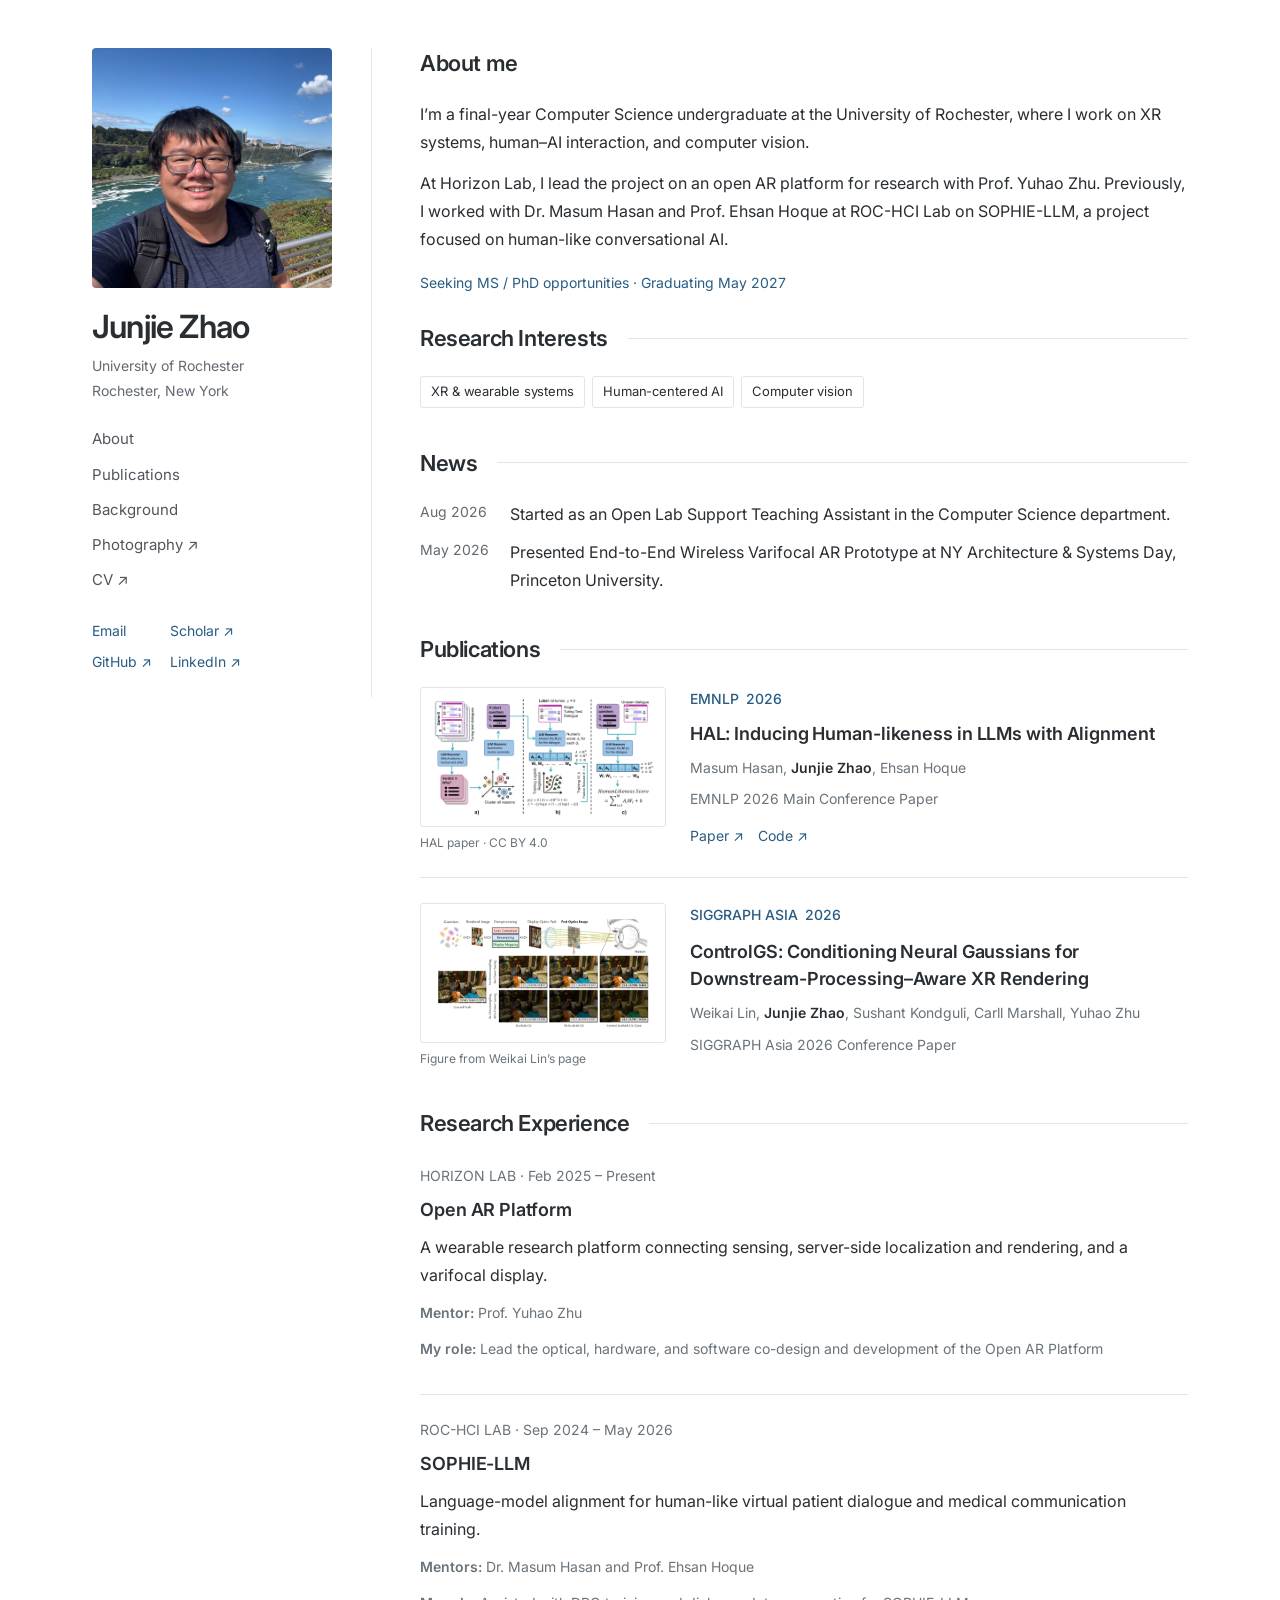
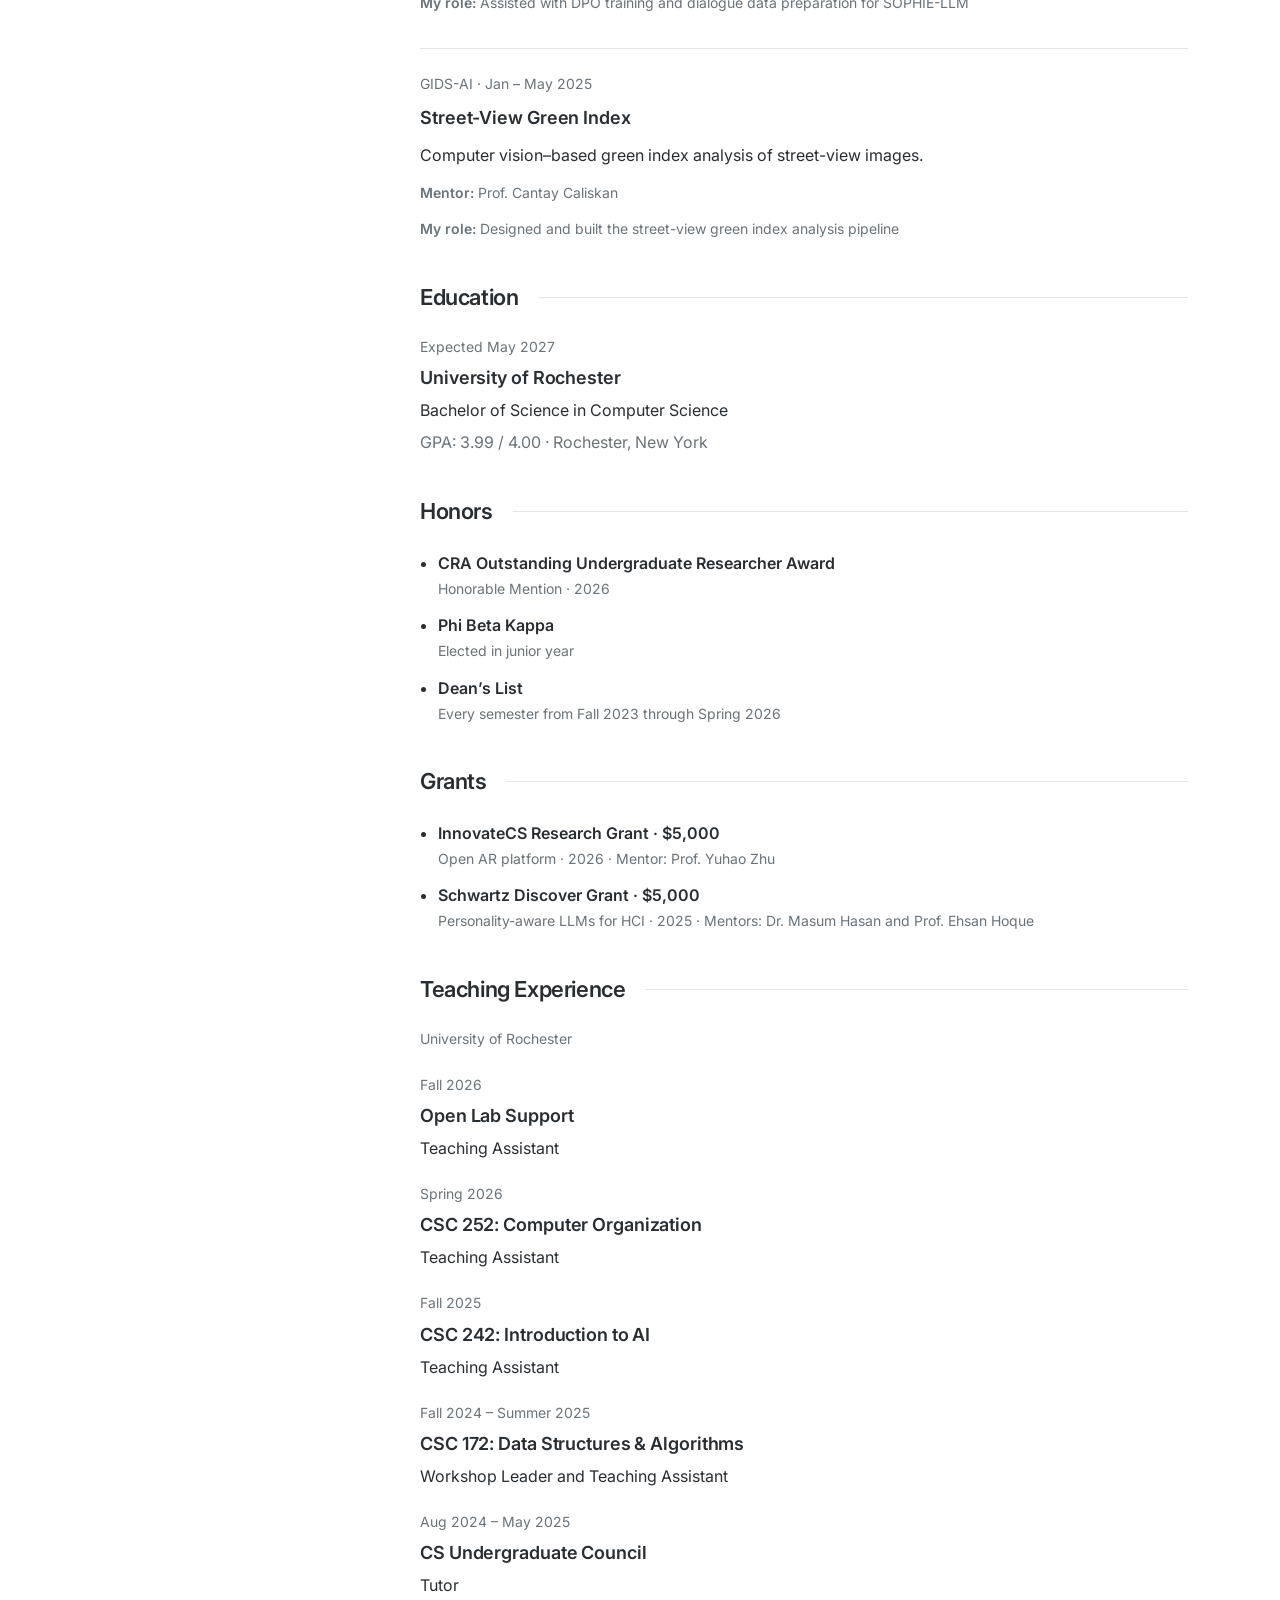
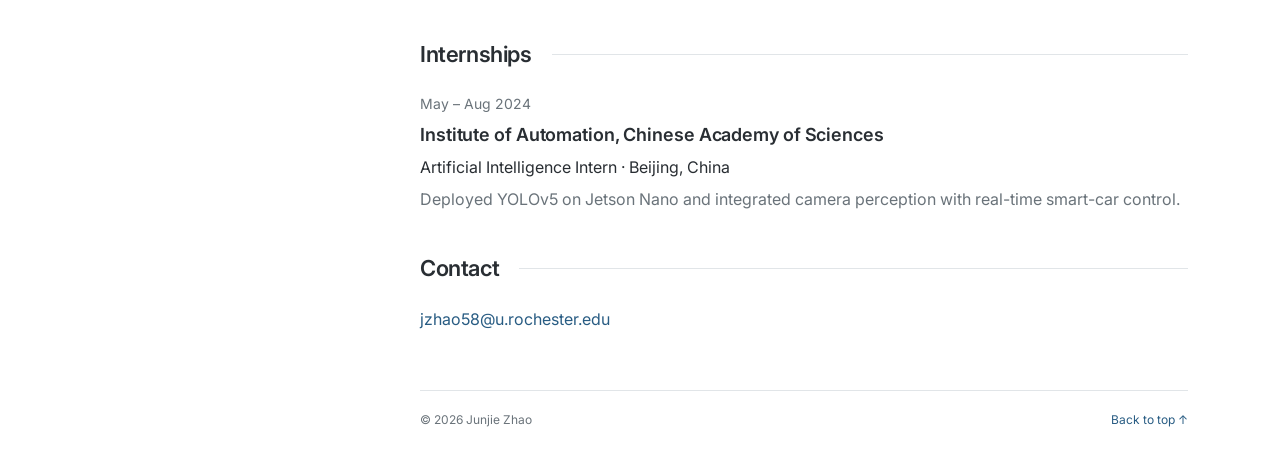
<file: index.html>
<!doctype html><html lang="en"><head><meta charset="utf-8"><script src="assets/js/page-start.js?v=about-start"></script><meta name="viewport" content="width=device-width,initial-scale=1"><title>Junjie Zhao | Computer Science</title><meta name="description" content="Junjie Zhao, Computer Science undergraduate at the University of Rochester. Research in XR systems, human–AI interaction, and computer vision."><link rel="icon" type="image/x-icon" sizes="16x16 32x32 48x48" href="favicon.ico?v=roof-1"><link rel="icon" type="image/png" sizes="32x32" href="assets/images/roof-icon-32.png?v=roof-1"><link rel="apple-touch-icon" sizes="180x180" href="assets/images/apple-touch-icon.png?v=roof-1"><link rel="preconnect" href="https://fonts.googleapis.com"><link rel="preconnect" href="https://fonts.gstatic.com" crossorigin><link href="https://fonts.googleapis.com/css2?family=Inter:wght@400;500;600&amp;display=swap" rel="stylesheet"><link rel="stylesheet" href="assets/css/style.css?v=type-and-dates"><script src="assets/js/sidebar.js?v=stable-sidebar" defer></script></head><body><a class="skip-link" href="#main">Skip to content</a><div class="page"><main id="main" class="scholar-layout">
<aside class="identity" aria-label="Profile">
 <a class="identity-image" href="#about"><img src="assets/images/junjie-zhao.jpg" alt="Junjie Zhao" width="240" height="240"></a>
 <h1>Junjie Zhao</h1>
 <p class="identity-place">University of Rochester<br>Rochester, New York</p>
 <nav class="rail-navigation" aria-label="Page sections">
   <a href="#about">About</a>
   <a href="#publications">Publications</a>
   <a href="#research-experience">Background</a>
   <a href="photography.html">Photography ↗</a>
   <a href="assets/Junjie-Zhao-CV.pdf" target="_blank" rel="noopener noreferrer">CV ↗</a>
 </nav>
 <div class="identity-contact"><a href="mailto:jzhao58@u.rochester.edu">Email</a><a href="https://scholar.google.com/citations?user=uCZuYrAAAAAJ" aria-label="Google Scholar profile">Scholar ↗</a><a href="https://github.com/Junjie31415926">GitHub ↗</a><a href="https://www.linkedin.com/in/junjie-zhao-53808228b/">LinkedIn ↗</a></div>
</aside><div class="scholar-content"><div class="intro" id="about"><h2>About me</h2><p>I’m a final-year Computer Science undergraduate at the University of Rochester, where I work on XR systems, human–AI interaction, and computer vision.</p><p>At Horizon Lab, I lead the project on an open AR platform for research with Prof. Yuhao Zhu. Previously, I worked with Dr. Masum Hasan and Prof. Ehsan Hoque at ROC-HCI Lab on SOPHIE-LLM, a project focused on human-like conversational AI.</p><p class="application">Seeking MS / PhD opportunities · Graduating May 2027</p></div><section id="research" aria-labelledby="research-heading">
          <div class="section-heading"><h2 id="research-heading">Research Interests</h2></div>
          <div class="interests">
            <article><h3>XR &amp; wearable systems</h3><p>End-to-end AR platforms, sensing and rendering pipelines, and optical system design.</p></article>
            <article><h3>Human-centered AI</h3><p>Human–AI interaction, conversational behavior, and interpretable language-model alignment.</p></article>
            <article><h3>Computer vision</h3><p>Scene understanding, depth-aware image analysis, and perception in real-world systems.</p></article>
          </div>
        </section><section id="news" aria-labelledby="news-heading">
          <div class="section-heading"><h2 id="news-heading">News</h2><span class="muted section-meta">Recent highlights</span></div>
          <ul class="news-list">
            <li><time datetime="2026-08">Aug 2026</time><p>Started as an Open Lab Support Teaching Assistant in the Computer Science department.</p></li>
            <li><time datetime="2026-05">May 2026</time><p>Presented End-to-End Wireless Varifocal AR Prototype at NY Architecture &amp; Systems Day, Princeton University.</p></li>
          </ul>
        </section><section id="publications" aria-labelledby="publications-heading">
          <div class="section-heading"><h2 id="publications-heading">Publications</h2></div>
          <p class="section-caption">Conference papers</p>
          <div class="publication-list">
            <article class="publication" id="pub-hal"><figure class="paper-figure"><a href="https://arxiv.org/html/2601.02813v1"><img src="assets/images/hal.png" alt="HAL pipeline: interpreting dialogue traits and computing a human-likeness score" width="640" height="360" loading="lazy"></a><figcaption><a href="https://arxiv.org/html/2601.02813v1">HAL paper · CC BY 4.0</a></figcaption></figure>
              <div class="pub-meta"><span class="venue">EMNLP</span><span>2026</span></div>
              <div class="pub-content">
                <h3><a href="https://arxiv.org/abs/2601.02813" target="_blank" rel="noopener noreferrer">HAL: Inducing Human-likeness in LLMs with Alignment</a></h3>
                <p class="authors">Masum Hasan, <strong>Junjie Zhao</strong>, Ehsan Hoque</p>
                <p class="pub-summary">EMNLP 2026 Main Conference Paper</p>
                <div class="paper-details">
                  <a href="https://arxiv.org/abs/2601.02813" target="_blank" rel="noopener noreferrer">Paper ↗</a><a href="https://github.com/ROC-HCI/hal">Code ↗</a>
                  
                </div>
              </div>
            </article>
            <article class="publication" id="pub-controlgs"><figure class="paper-figure"><a href="https://linwk20.github.io/"><img src="assets/images/controlgs.png" alt="ControlGS rendering pipeline and visual comparisons through display optics" width="640" height="360" loading="lazy"></a><figcaption><a href="https://linwk20.github.io/">Figure from Weikai Lin’s page</a></figcaption></figure>
              <div class="pub-meta"><span class="venue">SIGGRAPH ASIA</span><span>2026</span></div>
              <div class="pub-content">
                <h3>ControlGS: Conditioning Neural Gaussians for Downstream-Processing–Aware XR Rendering</h3>
                <p class="authors">Weikai Lin, <strong>Junjie Zhao</strong>, Sushant Kondguli, Carll Marshall, Yuhao Zhu</p>
                <p class="pub-summary">SIGGRAPH Asia 2026 Conference Paper</p>
                
              </div>
            </article>
          </div>
        </section><section id="research-experience" aria-labelledby="research-experience-heading">
          <div class="section-heading"><h2 id="research-experience-heading">Research Experience</h2></div>
          <div class="projects-grid">
            <article class="project project-featured" id="project-ar">
              <div class="project-top"><span class="small-label">HORIZON LAB · Feb 2025 – Present</span></div>
              <h3>Open AR Platform</h3>
              <p>A wearable research platform connecting sensing, server-side localization and rendering, and a varifocal display.</p>
              <p class="project-role"><strong>Mentor:</strong> Prof. Yuhao Zhu</p>
              <p class="project-role"><strong>My role:</strong> Lead the optical, hardware, and software co-design and development of the Open AR Platform</p>
            </article>
            <article class="project" id="project-hal">
              <div class="project-top"><span class="small-label">ROC-HCI LAB · Sep 2024 – May 2026</span></div>
              <h3>SOPHIE-LLM</h3>
              <p>Language-model alignment for human-like virtual patient dialogue and medical communication training.</p>
              <p class="project-role"><strong>Mentors:</strong> Dr. Masum Hasan and Prof. Ehsan Hoque</p>
              <p class="project-role"><strong>My role:</strong> Assisted with DPO training and dialogue data preparation for SOPHIE-LLM</p>
            </article>
            <article class="project" id="project-devise">
              <div class="project-top"><span class="small-label">GIDS-AI · Jan – May 2025</span></div>
              <h3>Street-View Green Index</h3>
              <p>Computer vision–based green index analysis of street-view images.</p>
              <p class="project-role"><strong>Mentor:</strong> Prof. Cantay Caliskan</p>
              <p class="project-role"><strong>My role:</strong> Designed and built the street-view green index analysis pipeline</p>
            </article>
          </div>
        </section><section id="education" aria-labelledby="education-heading">
          <div class="section-heading"><h2 id="education-heading">Education</h2></div>
          <div class="education-row"><div><p class="entry-meta">Expected May 2027</p><h3>University of Rochester</h3><p>Bachelor of Science in Computer Science</p><p class="muted">GPA: 3.99 / 4.00 · Rochester, New York</p></div></div>
        </section>
        <section id="honors" aria-labelledby="honors-heading">
          <div class="section-heading"><h2 id="honors-heading">Honors</h2></div>
          <ul class="recognition-list"><li><strong>CRA Outstanding Undergraduate Researcher Award</strong><span>Honorable Mention · 2026</span></li><li><strong>Phi Beta Kappa</strong><span>Elected in junior year</span></li><li><strong>Dean’s List</strong><span>Every semester from Fall 2023 through Spring 2026</span></li></ul>
        </section>
        <section id="grants" aria-labelledby="grants-heading">
          <div class="section-heading"><h2 id="grants-heading">Grants</h2></div>
          <ul class="recognition-list"><li><strong>InnovateCS Research Grant · $5,000</strong><span>Open AR platform · 2026 · Mentor: Prof. Yuhao Zhu</span></li><li><strong>Schwartz Discover Grant · $5,000</strong><span>Personality-aware LLMs for HCI · 2025 · Mentors: Dr. Masum Hasan and Prof. Ehsan Hoque</span></li></ul>
        </section><section id="teaching-experience" aria-labelledby="teaching-experience-heading">
          <div class="section-heading"><h2 id="teaching-experience-heading">Teaching Experience</h2></div>
          <p class="experience-institution">University of Rochester</p>
          <div class="education-row"><div><p class="entry-meta">Fall 2026</p><h3>Open Lab Support</h3><p>Teaching Assistant</p></div></div>
          <div class="education-row"><div><p class="entry-meta">Spring 2026</p><h3>CSC 252: Computer Organization</h3><p>Teaching Assistant</p></div></div>
          <div class="education-row"><div><p class="entry-meta">Fall 2025</p><h3>CSC 242: Introduction to AI</h3><p>Teaching Assistant</p></div></div>
          <div class="education-row"><div><p class="entry-meta">Fall 2024 – Summer 2025</p><h3>CSC 172: Data Structures &amp; Algorithms</h3><p>Workshop Leader and Teaching Assistant</p></div></div>
          <div class="education-row"><div><p class="entry-meta">Aug 2024 – May 2025</p><h3>CS Undergraduate Council</h3><p>Tutor</p></div></div>
        </section>
        <section id="internships" aria-labelledby="internships-heading">
          <div class="section-heading"><h2 id="internships-heading">Internships</h2></div>
          <div class="education-row"><div><p class="entry-meta">May – Aug 2024</p><h3>Institute of Automation, Chinese Academy of Sciences</h3><p>Artificial Intelligence Intern · Beijing, China</p><p class="muted">Deployed YOLOv5 on Jetson Nano and integrated camera perception with real-time smart-car control.</p></div></div>
        </section><section id="contact" aria-labelledby="contact-heading">
          <div class="section-heading"><h2 id="contact-heading">Contact</h2></div>
          <div class="contact-actions"><a class="email-link" href="mailto:jzhao58@u.rochester.edu">jzhao58@u.rochester.edu</a></div>
        </section></div></main><footer><span>© 2026 Junjie Zhao</span><a href="#about">Back to top ↑</a></footer></div></body></html>
</file>
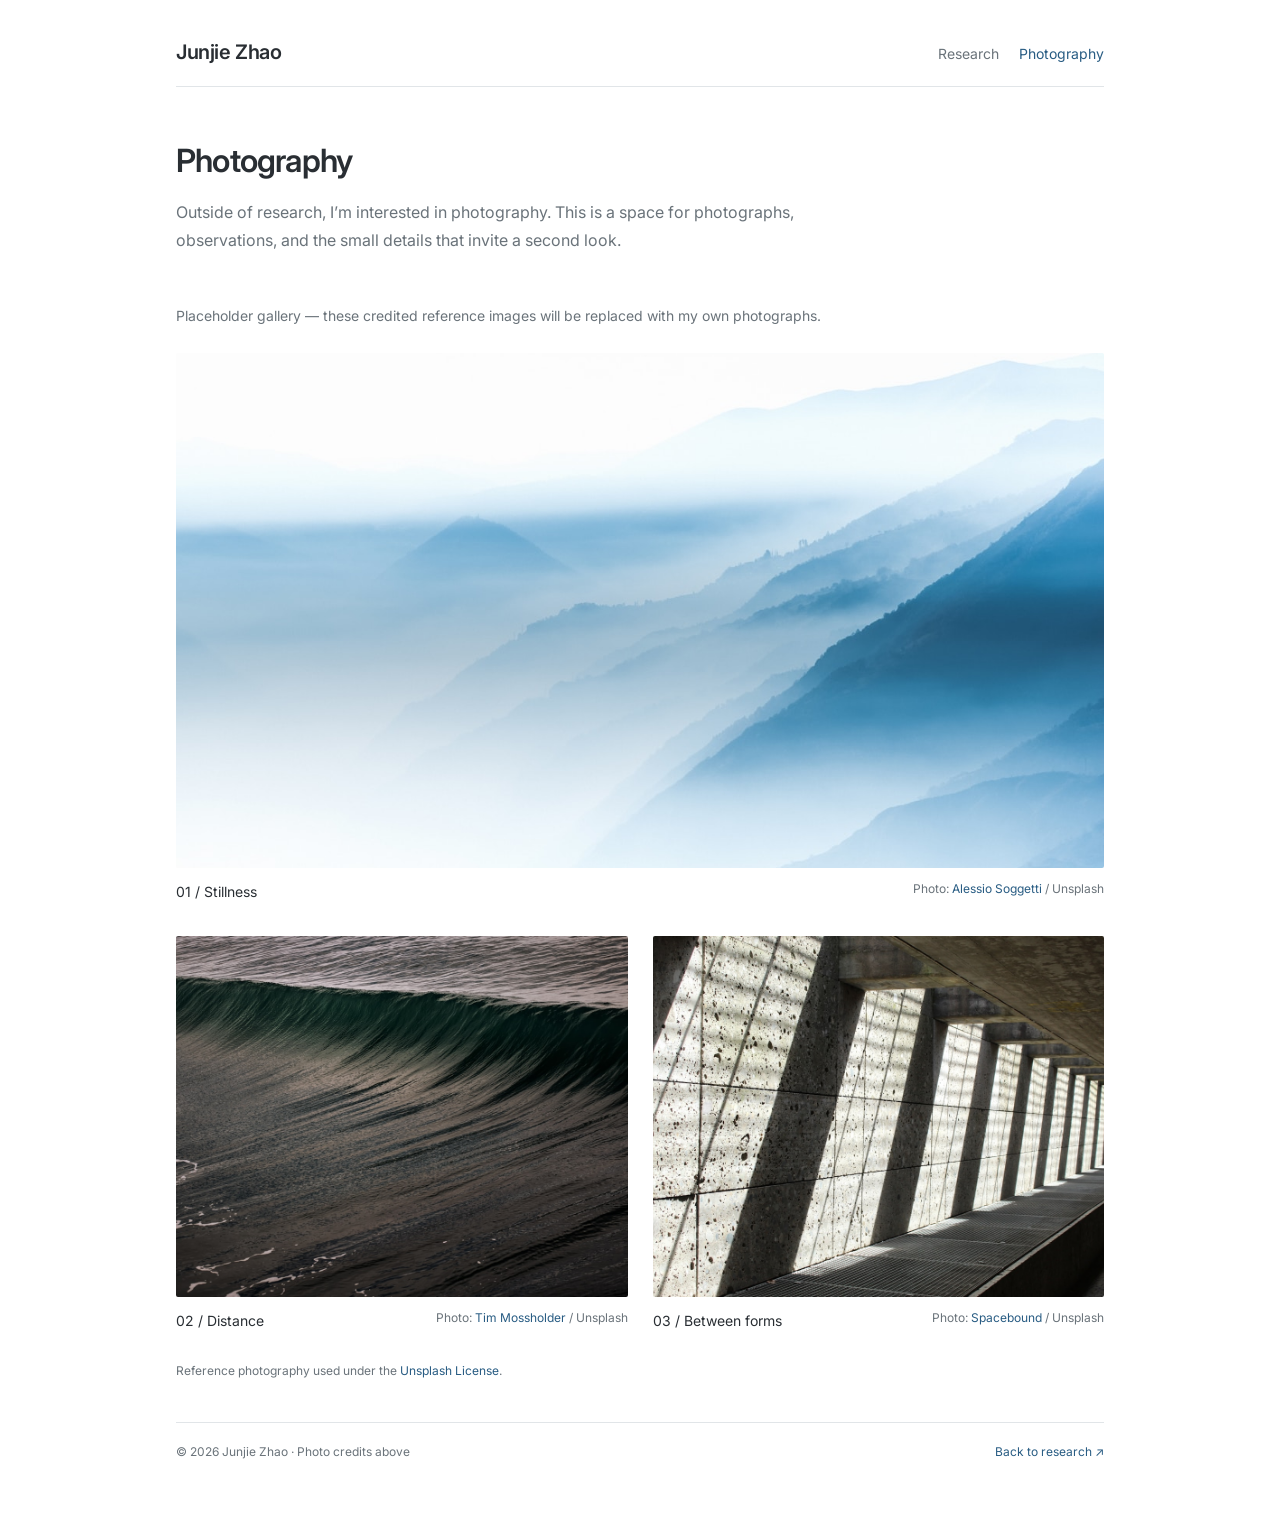
<file: photography.html>
<!doctype html><html lang="en"><head><meta charset="utf-8"><meta name="viewport" content="width=device-width,initial-scale=1"><title>Photography | Junjie Zhao</title><meta name="description" content="Junjie Zhao, Computer Science undergraduate at the University of Rochester. Research in XR systems, human–AI interaction, and computer vision."><link rel="icon" type="image/x-icon" sizes="16x16 32x32 48x48" href="favicon.ico?v=roof-1"><link rel="icon" type="image/png" sizes="32x32" href="assets/images/roof-icon-32.png?v=roof-1"><link rel="apple-touch-icon" sizes="180x180" href="assets/images/apple-touch-icon.png?v=roof-1"><link rel="preconnect" href="https://fonts.googleapis.com"><link rel="preconnect" href="https://fonts.gstatic.com" crossorigin><link href="https://fonts.googleapis.com/css2?family=Inter:wght@400;500;600&amp;display=swap" rel="stylesheet"><link rel="stylesheet" href="assets/css/style.css?v=type-and-dates"></head><body class="photo-page"><a class="skip-link" href="#main">Skip to content</a><div class="page"><header class="photo-top"><a href="index.html">Junjie Zhao</a><nav aria-label="Site navigation"><a href="index.html">Research</a><a href="photography.html" aria-current="page">Photography</a></nav></header><main id="main"><div class="photo-intro"><h1>Photography</h1><p>Outside of research, I’m interested in photography. This is a space for photographs, observations, and the small details that invite a second look.</p></div><section id="photography" aria-labelledby="photography-heading">
          <div class="section-heading"><div><h2 id="photography-heading">Photography</h2></div><span class="section-meta muted">Gallery preview / 01–03</span></div>
          <p class="gallery-notice">Placeholder gallery — these credited reference images will be replaced with my own photographs.</p>
          <div class="photo-grid">
            <figure class="photo photo-wide">
              <a href="assets/images/photo-01.jpg" target="_blank" rel="noopener" aria-label="Open sample mountain photograph"><img src="assets/images/photo-01.jpg" alt="Blue mountain ridges fading into mist in Italy; reference photo by Alessio Soggetti" width="1200" height="801" loading="lazy" decoding="async"></a>
              <figcaption><span class="photo-title">01 / Stillness</span><span class="photo-credit">Photo: <a href="https://unsplash.com/photos/blue-mountain-and-mist-KQXeabDx7dI" target="_blank" rel="noopener noreferrer">Alessio Soggetti</a> / Unsplash</span></figcaption>
            </figure>
            <figure class="photo">
              <a href="assets/images/photo-02.jpg" target="_blank" rel="noopener" aria-label="Open sample ocean photograph"><img src="assets/images/photo-02.jpg" alt="Dark ocean waves near Avila Beach; reference photo by Tim Mossholder" width="1200" height="800" loading="lazy" decoding="async"></a>
              <figcaption><span class="photo-title">02 / Distance</span><span class="photo-credit">Photo: <a href="https://unsplash.com/photos/blue-ocean-waves-during-daytime-uj9luvxULuY" target="_blank" rel="noopener noreferrer">Tim Mossholder</a> / Unsplash</span></figcaption>
            </figure>
            <figure class="photo">
              <a href="assets/images/photo-03.jpg" target="_blank" rel="noopener" aria-label="Open sample architecture photograph"><img src="assets/images/photo-03.jpg" alt="Concrete corridor with diagonal light in Munich; reference photo by Spacebound" width="1200" height="800" loading="lazy" decoding="async"></a>
              <figcaption><span class="photo-title">03 / Between forms</span><span class="photo-credit">Photo: <a href="https://unsplash.com/photos/concrete-wall-with-diagonal-light-and-shadow-patterns-mSUf5ksmZIg" target="_blank" rel="noopener noreferrer">Spacebound</a> / Unsplash</span></figcaption>
            </figure>
          </div>
          <p class="gallery-note">Reference photography used under the <a href="https://unsplash.com/license" target="_blank" rel="noopener noreferrer">Unsplash License</a>.</p>
        </section></main><footer><span>© 2026 Junjie Zhao · Photo credits above</span><a href="index.html">Back to research ↗</a></footer></div></body></html>
</file>
<file: assets/css/style.css>
:root{--font-sans:"Inter",-apple-system,BlinkMacSystemFont,"Segoe UI",Arial,sans-serif}
[hidden]{display:none!important}*{box-sizing:border-box}html{scroll-padding-top:24px}body{--bg:#fff;--ink:#292e33;--muted:#6a737a;--line:#e1e5e8;--accent:#285c83;margin:0;background:var(--bg);color:var(--ink);font:16px/1.7 -apple-system,BlinkMacSystemFont,"Segoe UI",Arial,sans-serif;-webkit-font-smoothing:antialiased}.page{max-width:1000px;margin:auto;padding:42px 45px}h1,h2,h3{line-height:1.35;margin:0;font-weight:500}h1{font-size:36px;letter-spacing:-1px}h2{font-size:23px;letter-spacing:-.4px}h3{font-size:17px;letter-spacing:-.1px}a{color:var(--accent);text-decoration:none;text-underline-offset:4px}a:hover{text-decoration:underline}:focus-visible{outline:2px solid var(--accent);outline-offset:4px}p{margin:0 0 14px}strong{font-weight:600}img{max-width:100%;height:auto;display:block}.portrait{width:120px;height:120px;object-fit:cover;border-radius:50%;background:#f5f6f7}.intro{margin:0 0 32px}.intro h1{margin-bottom:5px}.affiliation{font-size:14px;color:var(--muted);margin-bottom:21px}.application{font-size:14px;color:var(--accent);margin-top:18px}.links,nav{display:flex;gap:22px;flex-wrap:wrap;font-size:14px}.links{margin-top:20px}nav a{color:var(--muted)}.top{display:flex;justify-content:space-between;align-items:baseline;gap:25px;padding-bottom:22px;margin-bottom:30px;border-bottom:1px solid var(--line)}.top>a{font-size:22px;color:var(--ink);font-weight:500}.top nav{font-size:14px;gap:20px}.intro-copy{min-width:0}section{margin-top:35px;min-width:0}.section-heading{display:flex;align-items:baseline;justify-content:space-between;gap:18px;margin-bottom:19px}.section-meta,.section-caption{display:none}.publication{margin:0 0 25px}.publication:last-child{margin-bottom:0}.pub-meta{display:flex;gap:10px;font-size:12px;color:var(--accent);margin-bottom:6px}.publication h3{font-size:17px;font-weight:500;line-height:1.5;margin-bottom:6px}.publication h3 a{color:var(--accent)}.authors{font-size:14px;margin-bottom:3px;color:var(--muted)}.authors strong{color:var(--ink)}.pub-summary{font-size:14px;margin-bottom:6px;color:var(--muted)}.paper-details{display:flex;flex-wrap:wrap;gap:18px;font-size:14px;margin-top:7px}.paper-details details{max-width:100%}.paper-details details[open]{flex-basis:100%}summary{color:var(--accent);cursor:pointer;font-size:14px}pre{background:#f7f8f9;border:1px solid var(--line);padding:16px;overflow:auto;font:12px/1.65 ui-monospace,monospace;max-width:100%}.interests{display:grid;grid-template-columns:repeat(3,minmax(0,1fr));gap:22px}.interests h3{font-size:15px;margin-bottom:7px}.interests p{font-size:14px;color:var(--muted);margin:0}.news-list{list-style:none;padding:0;margin:0}.news-list li{display:grid;grid-template-columns:80px 1fr;gap:15px;margin-bottom:10px}.news-list time{font-size:12px;line-height:2;color:var(--muted)}.news-list p{font-size:14px;margin:0}.project{padding:20px 0;border-top:1px solid var(--line)}.project:first-child{border:0;padding-top:0}.project:last-child{padding-bottom:0}.small-label{font-size:12px;color:var(--muted)}.project h3{margin:7px 0 10px}.project p{margin-bottom:12px}.project-role{font-size:14px;color:var(--muted)}.project-footnote{font-size:13px;color:var(--muted);margin-top:12px}.project details p{margin-top:12px}.tags{display:flex;flex-wrap:wrap;gap:14px;color:var(--muted);font-size:12px;margin-bottom:12px}.text-link{display:inline-block;font-size:14px;margin-top:10px}.education-row{display:block;margin:0 0 22px}.education-row h3{margin-bottom:5px}.education-row p{font-size:14px;margin-bottom:4px}.education-year{font-size:13px;color:var(--muted);white-space:nowrap}.recognition-list{font-size:14px;padding-left:18px;margin:15px 0 0}.recognition-list li{margin:10px 0}.recognition-list span{display:block;color:var(--muted);font-size:13px}.muted,.experience-note,.contact-address{color:var(--muted)}.experience-note{font-size:14px}.photo-grid{display:grid;grid-template-columns:repeat(3,minmax(0,1fr));gap:18px}.photo{margin:0}.photo img{width:100%;aspect-ratio:1.5;object-fit:cover}.photo-title{display:none}.photo-credit{font-size:12px;color:var(--muted)}.photo figcaption{line-height:1.6;margin-top:8px}.gallery-notice,.gallery-note{font-size:12px;color:var(--muted)}.gallery-note{margin-top:15px}.contact-actions{font-size:16px;overflow-wrap:anywhere;margin:15px 0}.contact-address{font-size:14px}footer{display:flex;justify-content:space-between;gap:20px;border-top:1px solid var(--line);margin-top:50px;padding-top:20px;color:var(--muted);font-size:12px}.skip-link{position:absolute;top:-100px;left:15px;background:#fff;z-index:5;padding:8px}.skip-link:focus{top:10px}.mini-label{color:var(--muted);font-size:13px}.divider-nav{border-top:1px solid var(--line);border-bottom:1px solid var(--line);padding:13px 0;margin:26px 0 35px}::selection{background:#d9e7f1;color:#203a50}@media(max-width:760px){.page{padding:26px 24px}.top{flex-direction:column;gap:15px}.top nav{gap:15px}.interests{grid-template-columns:1fr;gap:15px}.education-row{display:block}.education-year{white-space:normal}.photo-grid{gap:12px}.intro h1{font-size:32px}h2{font-size:22px}.links,nav{gap:18px}.news-list li{grid-template-columns:68px minmax(0,1fr);gap:12px}}@media(max-width:450px){.page{padding:23px 20px}.photo-grid{grid-template-columns:1fr}.photo{margin-bottom:12px}.news-list time{font-size:12px}.top nav{font-size:13px}}

/* Quiet typography, keyboard access, and motion that respects system settings. */
body{font-family:var(--font-sans)}
h1,h2,h3{text-wrap:balance}p,li{overflow-wrap:break-word}main,aside,.pub-content{min-width:0}
a{transition:color .16s ease,text-decoration-color .16s ease}summary{width:fit-content;max-width:100%;padding:3px 0}
details[open]>summary{margin-bottom:10px}details>pre{margin-top:10px}pre{white-space:pre-wrap;overflow-wrap:anywhere}
.paper-details a,.paper-details summary{font-size:13px}.publication h3{font-weight:500}
.intro h1,.profile-rail h1{font-family:var(--font-sans);font-weight:400}
.contact-actions{overflow-wrap:anywhere}.profile-rail>p,.small-label,.education-year,.news-list time{color:#626970}
.links a,.rail-links a{padding:3px 0}.portrait{flex-shrink:0}
@media(prefers-reduced-motion:no-preference){html{scroll-behavior:smooth}a:hover{transition-duration:.15s}}
@media(prefers-reduced-motion:reduce){*{animation:none!important;transition:none!important;scroll-behavior:auto!important}}
@media print{.page{max-width:none;padding:0}body{font-size:11pt}.profile-rail{position:static}.skip-link,nav,.rail-navigation{display:none}.publication,.project{break-inside:avoid}a{color:inherit}footer{margin-top:20px}}

.page{max-width:1160px;padding:0 32px}.scholar-layout{--sidebar-width:280px;display:grid;grid-template-columns:var(--sidebar-width) minmax(0,1fr);gap:0}
.identity{align-self:start;position:sticky;top:var(--sidebar-offset,24px);margin-top:48px;padding:0 32px 24px 0;max-height:none;overflow:visible;border-right:1px solid var(--line)}
.identity-image{display:block;width:240px;max-width:100%;margin-bottom:20px}.identity-image img{width:100%;height:auto;aspect-ratio:1;object-fit:cover;border-radius:4px}
.identity h1{font:600 32px/1.2 var(--font-sans);letter-spacing:-.8px;margin:0 0 8px}
.identity-role{font-size:14px;font-weight:500;color:var(--accent);line-height:1.5;margin:0 0 5px}.identity-place{font-size:14px;color:#636971;line-height:1.8;margin-bottom:20px}
.rail-navigation{display:flex;flex-direction:column;gap:3px;font-size:15px;margin:0}.rail-navigation a{padding:5px 0;color:#51565d}
.rail-navigation a:hover{color:var(--accent)}.beyond{border-top:1px solid var(--line);padding-top:20px;margin-top:8px}.beyond>span{display:block;font-size:12px;letter-spacing:0;text-transform:none;color:#687078;margin-bottom:10px}.beyond>a{display:flex;justify-content:space-between;font-size:14px;color:var(--accent)}
.identity-contact{display:grid;grid-template-columns:repeat(2,max-content);gap:8px 18px;margin-top:22px;font-size:14px}.identity-small{font-size:12px;color:#6a7179;margin:11px 0 0}
.scholar-content{grid-column:2;padding:48px 0 0 48px;min-width:0}.scholar-content .intro{margin-bottom:28px}.scholar-content .intro>h2{font:600 24px/1.35 var(--font-sans);letter-spacing:-.5px;margin-bottom:21px}.scholar-content .intro>p{font-size:16px;line-height:1.75;margin-bottom:13px}.scholar-content .intro .application{font-size:14px;margin-top:18px;color:var(--accent)}
.scholar-content section{margin-top:40px}.section-heading{margin-bottom:22px;display:flex;align-items:center;gap:20px}.section-heading:after{content:"";height:1px;background:var(--line);flex:1}.section-heading h2{font:600 20px/1.4 var(--font-sans);text-transform:none;letter-spacing:-.4px;color:var(--ink)}
#research .interests{display:flex;flex-wrap:wrap;gap:7px}#research .interests article{border:1px solid var(--line);padding:5px 10px;border-radius:3px}#research .interests h3{font:400 13px/1.5 var(--font-sans);margin:0}#research .interests p{display:none}#research{margin-top:22px}
 .news-list li{grid-template-columns:76px minmax(0,1fr);gap:14px;margin-bottom:10px}.news-list time{font-size:13px;line-height:1.8}.news-list p{font-size:15px;line-height:1.8}.news-list strong{font-weight:500}
.publication{display:grid;grid-template-columns:minmax(180px,32%) minmax(0,1fr);gap:0 24px;padding:0 0 25px;margin:0 0 25px;border-bottom:1px solid var(--line)}.publication:last-child{border-bottom:0;padding-bottom:0;margin-bottom:0}
.publication .paper-figure{grid-column:1;grid-row:1/3;align-self:stretch;display:flex;flex-direction:column;min-height:0;margin:0}.paper-figure>a{position:relative;display:block;flex:1;min-height:140px;background:white;border:1px solid var(--line);border-radius:3px}.paper-figure img{position:absolute;inset:8px;width:calc(100% - 16px);height:calc(100% - 16px);object-fit:contain}.paper-figure figcaption{flex:none;font-size:11px;line-height:1.5;margin-top:7px;color:var(--muted)}.paper-figure figcaption a{color:var(--muted)}
.publication .pub-meta{grid-column:2;display:flex;flex-wrap:wrap;gap:7px;font-size:13px;font-weight:500;line-height:1.6;margin:0 0 7px}.publication .pub-content{grid-column:2}.publication h3,.publication h3 a{font:600 18px/1.5 var(--font-sans);color:var(--ink);text-decoration:none}.publication h3 a:hover{text-decoration:underline;text-decoration-thickness:1px}.publication h3{margin-bottom:9px}.authors{font-size:14px;line-height:1.8}.pub-summary{font-size:14px;line-height:1.75;margin-top:7px}.paper-details{gap:14px;margin-top:9px}.paper-details>a{padding:3px 0}.paper-details a,.paper-details summary{font-size:13px}
.project h3{font:600 18px/1.5 var(--font-sans)}.project p{font-size:16px;line-height:1.75}.project .project-role{font-size:14px}.project .project-footnote{font-size:13px}.small-label{font-size:12px;letter-spacing:.01em}.tags{font-size:13px;gap:14px}.project summary{font-size:14px}.education-row h3{font:500 16px/1.5 var(--font-sans)}.education-row p,.recognition-list{font-size:15px;line-height:1.75}.education-row{gap:14px}.education-year{font-size:13px}.recognition-list span{font-size:14px}.experience-note{font-size:14px}.scholar-content #contact p{font-size:15px}.contact-actions{font-size:16px}.page>footer{margin:42px 0 0 328px;padding:20px 0 26px;font-size:12px}
@media(max-width:1000px){.scholar-layout{--sidebar-width:250px;grid-template-columns:var(--sidebar-width) minmax(0,1fr)}.identity{padding-right:28px}.scholar-content{padding-left:32px}.publication{grid-template-columns:minmax(168px,32%) minmax(0,1fr);gap:0 20px}.page>footer{margin-left:282px}.education-row{display:block}}
@media(max-width:820px){.page{padding:0 24px}.scholar-layout{display:block}.identity{position:static;top:auto;margin-top:0;max-height:none;padding:30px 0 24px;border-right:0;border-bottom:1px solid var(--line)}.identity-image{float:right;width:128px;margin:0 0 18px 20px}.identity-image img{width:100%;height:auto}.identity h1{font-size:32px}.identity-place{margin-bottom:18px}.rail-navigation{clear:both;flex-direction:row;flex-wrap:wrap;gap:5px 19px;margin:0}.beyond{padding:15px 0 0;margin:13px 0 0;display:flex;align-items:baseline;gap:20px}.beyond>span{margin:0}.beyond>a{gap:20px}.identity-contact{margin-top:15px}.identity-small{display:none}.scholar-content{padding:29px 0 0}.scholar-content .intro>h2{font-size:24px}.scholar-content .intro>p{font-size:16px}.page>footer{margin:35px 0 0}.publication{grid-template-columns:minmax(180px,32%) minmax(0,1fr)}}
@media(max-width:440px){.page{padding:0 20px}.publication{grid-template-columns:1fr}.publication .paper-figure{grid-column:1;grid-row:auto;width:100%;margin-bottom:14px}.paper-figure>a{max-width:none;min-height:0}.paper-figure figcaption{font-size:11px}.publication .pub-meta,.publication .pub-content{grid-column:1}.publication h3,.publication h3 a{font-size:18px}.authors{font-size:14px}.identity-role{max-width:170px}.news-list li{grid-template-columns:70px minmax(0,1fr);gap:10px}}
@media print{.identity{position:static;top:auto;margin-top:0;max-height:none}.scholar-layout{grid-template-columns:170px 1fr}.scholar-content{padding:0 0 0 25px}.identity{padding-top:0}.paper-figure{break-inside:avoid}.page>footer{margin-left:0}}

body.photo-page{background:#fff}.photo-page .page{max-width:1000px;padding:38px 36px}.photo-top{display:flex;justify-content:space-between;align-items:baseline;gap:24px;border-bottom:1px solid var(--line);padding-bottom:20px}.photo-top>a{color:var(--ink);font:600 20px/1.4 var(--font-sans);letter-spacing:-.4px}.photo-top nav{font-size:14px;gap:20px}.photo-top [aria-current]{color:var(--accent)}
.photo-intro{max-width:640px;padding:55px 0 18px}.photo-intro h1{font:600 36px/1.2 var(--font-sans);letter-spacing:-1px;margin-bottom:18px}.photo-intro p{color:var(--muted);font-size:16px;line-height:1.9}.photo-page #photography{margin:18px 0 0}.photo-page #photography>.section-heading{display:none}.photo-page .gallery-notice{max-width:670px;font-size:13px;line-height:1.8;margin-bottom:24px}.photo-page .photo-grid{grid-template-columns:1fr 1fr;gap:32px 25px}.photo-page .photo:first-child{grid-column:1/-1}.photo-page .photo:first-child img{aspect-ratio:1.8}.photo-page .photo img{aspect-ratio:1.25;border-radius:2px;transition:opacity .2s}.photo-page .photo a:hover img{opacity:.91}.photo-page .photo figcaption{display:flex;justify-content:space-between;flex-wrap:wrap;gap:5px;margin-top:12px}.photo-page .photo-title{display:inline;font-size:14px;color:var(--ink)}.photo-page .photo-credit{font-size:12px}.photo-page .gallery-note{margin:30px 0;font-size:12px}.photo-page footer{margin:42px 0 0;padding:20px 0;font-size:12px}
@media(max-width:600px){.photo-page .page{padding:26px 22px}.photo-top{align-items:center}.photo-top nav{gap:13px}.photo-intro{padding-top:38px}.photo-intro h1{font-size:32px}.photo-page .photo-grid{grid-template-columns:1fr;gap:28px}.photo-page .photo:first-child{grid-column:auto}.photo-page .photo:first-child img{aspect-ratio:1.5}.photo-page .photo img{aspect-ratio:1.5}}

/* Separate academic background, teaching, and industry experience. */
.experience-institution{font-size:14px;color:var(--muted);margin:0 0 22px}
#teaching-experience .education-row{margin-bottom:20px}
#teaching-experience .education-row:last-child,#internships .education-row:last-child{margin-bottom:0}
.rail-navigation a{padding-top:3px;padding-bottom:3px}

.contact-profiles{display:flex;flex-wrap:wrap;gap:12px 24px;margin:0 0 18px;font-size:14px}

/* Stack paper figures before the text when two columns would become cramped. */
@media(max-width:600px){
 .publication{grid-template-columns:minmax(0,1fr)}
 .publication .paper-figure{grid-column:1;grid-row:auto;display:block;width:100%;max-width:360px;margin:0 0 18px}
 .paper-figure>a{min-height:0;aspect-ratio:1.8}
 .publication .pub-meta,.publication .pub-content{grid-column:1}
}


/* Keep mobile navigation spaced, wrapping, and usable in narrow panels. */
@media(max-width:820px){
 .rail-navigation{display:flex;flex-direction:row;flex-wrap:wrap;gap:8px 20px;min-width:0}
 .rail-navigation a{display:inline-flex;align-items:center;min-height:40px;padding:4px 0;white-space:nowrap}
 .identity-contact{display:flex;flex-wrap:wrap;gap:8px 24px}
 .identity-contact a{display:inline-flex;align-items:center;min-height:36px}
}
@media(max-width:440px){
 .identity-image{float:none;width:112px;margin:0 0 16px}
 .identity-image img{width:100%;height:auto}
 .identity h1{font-size:30px;overflow-wrap:anywhere}
 .identity-role{max-width:none}
 .rail-navigation{gap:6px 18px}
 .section-heading h2{min-width:0;overflow-wrap:anywhere}
 .pub-content,.education-row>div,.photo-top{min-width:0;overflow-wrap:anywhere}
 .photo-top{flex-direction:column;align-items:flex-start;gap:16px}
 .photo-top nav{gap:8px 18px}
 .page>footer{flex-wrap:wrap}
}

/* A fully visible desktop profile stays in one place, including near the footer. */
@media screen and (min-width:821px){
 .identity.is-fixed{position:fixed;top:48px;left:var(--sidebar-left,auto);width:var(--sidebar-width);margin-top:0}
}

/* Shared typography scale: name 32, section 22, entry 18, body 16, metadata 14. */
:root{
 --type-name:32px;
 --type-section:22px;
 --type-entry:18px;
 --type-body:16px;
 --type-meta:14px;
 --type-note:12px;
}
body{font-family:var(--font-sans);font-size:var(--type-body);line-height:1.75}
.identity h1,.photo-intro h1{font:600 var(--type-name)/1.2 var(--font-sans);letter-spacing:-.8px}
.scholar-content .intro>h2,.section-heading h2{font:600 var(--type-section)/1.4 var(--font-sans);letter-spacing:-.4px}
.publication h3,.publication h3 a,.project h3,.education-row h3{font:600 var(--type-entry)/1.5 var(--font-sans);letter-spacing:-.1px}
.scholar-content .intro>p,.project>p,.education-row p,.news-list p,.recognition-list,.scholar-content #contact p,.photo-intro p{font-size:var(--type-body);line-height:1.75}
.small-label,.education-row .entry-meta{font:400 var(--type-meta)/1.65 var(--font-sans);letter-spacing:0;color:var(--muted)}
.education-row .entry-meta{margin:0 0 6px}
.authors,.pub-summary,.project .project-role,.recognition-list span,.experience-institution,.identity-place{font-size:var(--type-meta);line-height:1.75}
.publication .pub-meta,.news-list time,.paper-details a,.identity-contact,.photo-top nav,.photo-page .photo-title{font-size:var(--type-meta);line-height:1.65}
.scholar-content .intro .application,.photo-page .gallery-notice{font-size:var(--type-meta);line-height:1.75}
.paper-figure figcaption,.photo-page .photo-credit,.photo-page .gallery-note,.page>footer{font-size:var(--type-note);line-height:1.5}
@media(max-width:440px){.identity h1{font-size:30px}}
</file>
